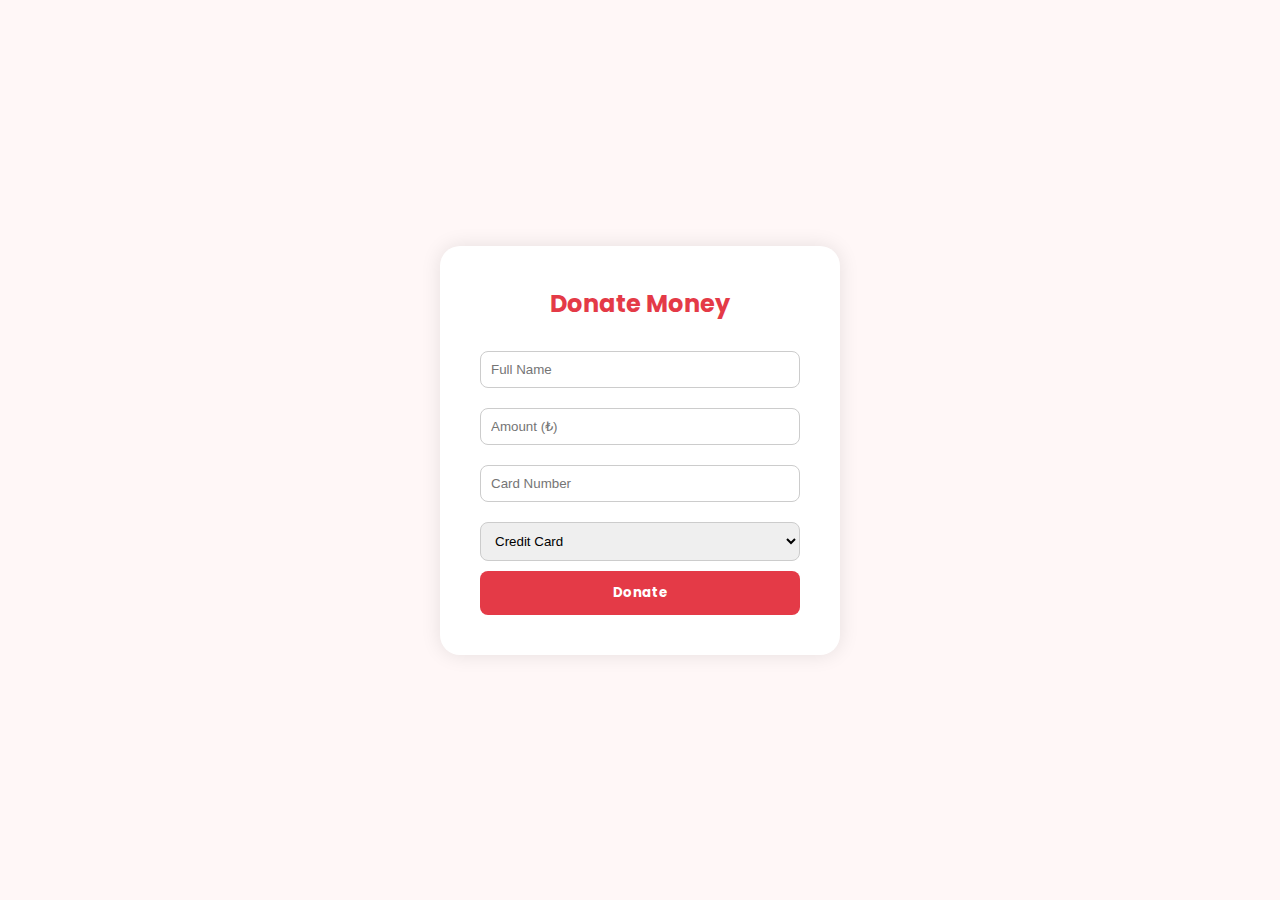
<file: blood_donation/donate-money.html>
<!DOCTYPE html>
<html lang="en">
<head>
  <meta charset="UTF-8">
  <title>Donate Money</title>
  <link rel="stylesheet" href="style.css">
  <style>
    body {
      background: #fff7f7;
      font-family: 'Poppins', sans-serif;
      display: flex;
      justify-content: center;
      align-items: center;
      height: 100vh;
      margin: 0;
    }
    .form-container {
      background: white;
      padding: 40px;
      border-radius: 20px;
      box-shadow: 0 0 20px rgba(0,0,0,0.1);
      width: 400px;
    }
    h2 { color: #e43a47; margin-bottom: 20px; text-align: center; }
    input, select {
      width: 100%;
      padding: 10px;
      margin: 10px 0;
      border-radius: 8px;
      border: 1px solid #ccc;
    }
    button {
      width: 100%;
      background: #e43a47;
      color: white;
      padding: 12px;
      border: none;
      border-radius: 8px;
      font-weight: bold;
      cursor: pointer;
    }
    button:hover { background: #c7333d; }
  </style>
</head>
<body>
  <div class="form-container">
    <h2>Donate Money</h2>
    <input type="text" id="donorName" placeholder="Full Name">
    <input type="number" id="amount" placeholder="Amount (₺)">
    <input type="text" id="cardNumber" placeholder="Card Number">
    <select id="method">
      <option value="Credit Card">Credit Card</option>
      <option value="Bank Transfer">Bank Transfer</option>
      <option value="Crypto">Crypto</option>
    </select>
    <button onclick="saveMoneyDonation()">Donate</button>
  </div>

  <script>
    function saveMoneyDonation() {
      const name = document.getElementById('donorName').value;
      const amount = document.getElementById('amount').value;
      const cardNumber = document.getElementById('cardNumber').value;
      const method = document.getElementById('method').value;

      if (!name || !amount || !cardNumber || !method) {
        alert('Please fill out all the fields.');
        return; 
      }

    
      const cardNumberRegex = /^\d{16}$/;
      if (!cardNumberRegex.test(cardNumber)) {
        alert('Please enter a valid 16-digit card number.');
        return; 
      }

      const data = { name, amount, cardNumber, method };
      localStorage.setItem('moneyDonation', JSON.stringify(data));
      alert('Thanks for your generosity!');
    }
  </script>
</body>
</html>
</file>
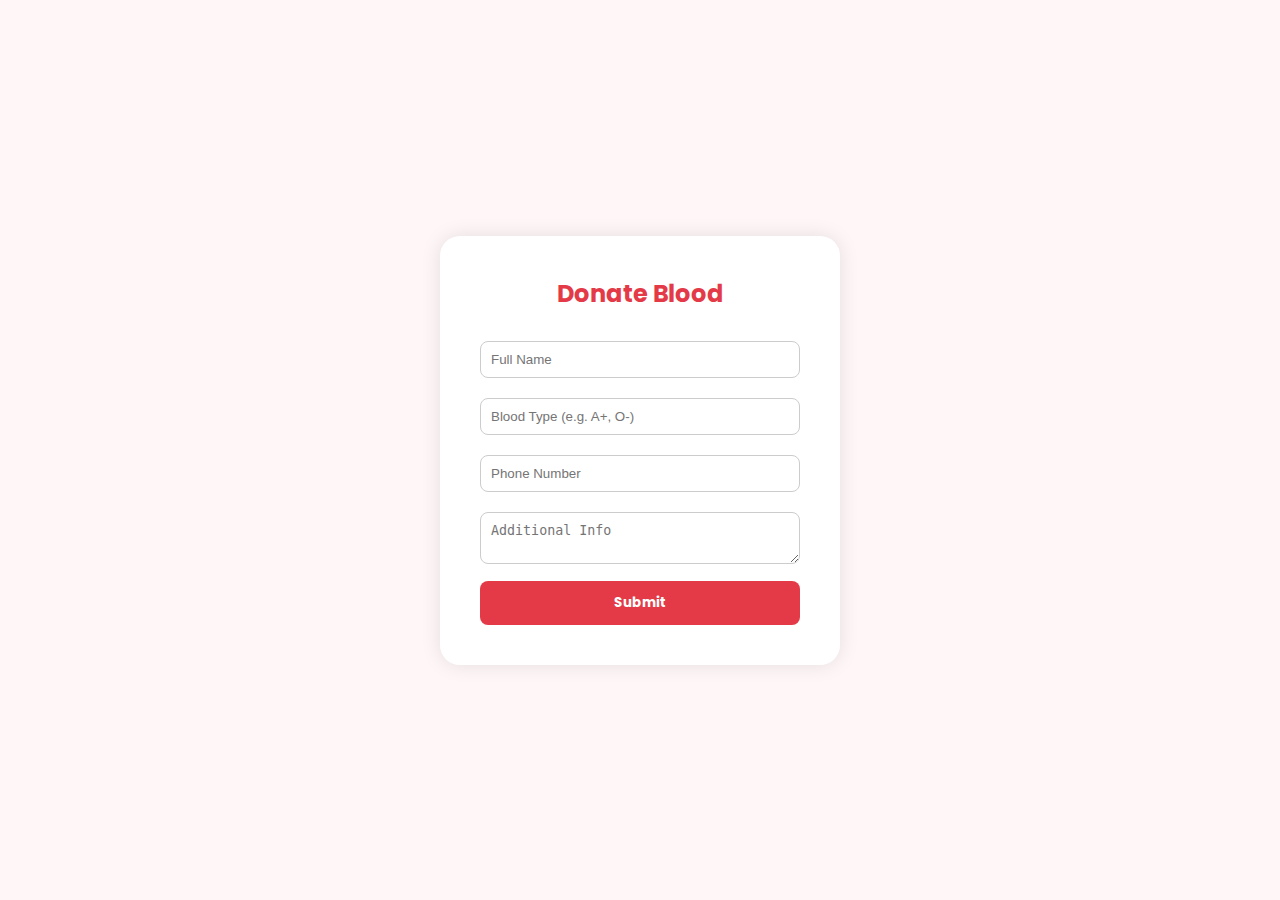
<file: blood_donation/donate.html>
<!DOCTYPE html>
<html lang="en">
<head>
  <meta charset="UTF-8">
  <title>Donate Blood</title>
  <link rel="stylesheet" href="style.css">
  <style>
    body {
      background: #fff7f7;
      font-family: 'Poppins', sans-serif;
      display: flex;
      justify-content: center;
      align-items: center;
      height: 100vh;
      margin: 0;
    }
    .form-container {
      background: white;
      padding: 40px;
      border-radius: 20px;
      box-shadow: 0 0 20px rgba(0,0,0,0.1);
      width: 400px;
    }
    h2 { color: #e43a47; margin-bottom: 20px; text-align: center; }
    input, textarea {
      width: 100%;
      padding: 10px;
      margin: 10px 0;
      border-radius: 8px;
      border: 1px solid #ccc;
    }
    button {
      width: 100%;
      background: #e43a47;
      color: white;
      padding: 12px;
      border: none;
      border-radius: 8px;
      font-weight: bold;
      cursor: pointer;
    }
    button:hover { background: #c7333d; }
  </style>
</head>
<body>
  <div class="form-container">
    <h2>Donate Blood</h2>
    <input type="text" id="name" placeholder="Full Name">
    <input type="text" id="blood" placeholder="Blood Type (e.g. A+, O-)">
    <input type="tel" id="phone" placeholder="Phone Number">
    <textarea id="message" placeholder="Additional Info"></textarea>
    <button onclick="saveBloodDonation()">Submit</button>
  </div>

  <script>
    function saveBloodDonation() {
      const name = document.getElementById('name').value;
      const blood = document.getElementById('blood').value;
      const phone = document.getElementById('phone').value;
      const message = document.getElementById('message').value;

     
      if (!name || !blood || !phone || !message) {
        alert('Please fill out all the fields.');
        return; 
      }

      const data = { name, blood, phone, message };
      localStorage.setItem('bloodDonation', JSON.stringify(data));
      alert('Thanks for your donation!');
    }
  </script>
</body>
</html>
</file>
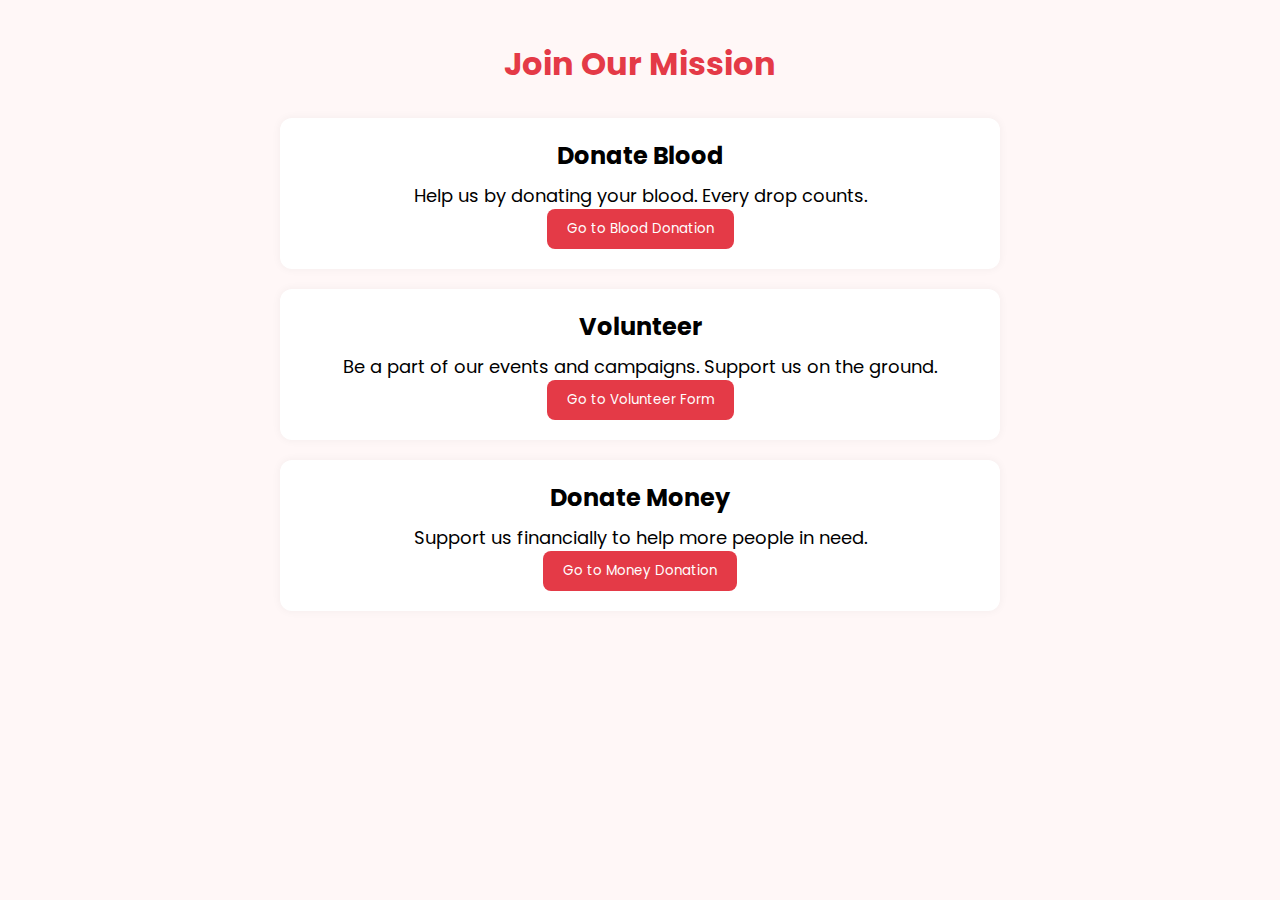
<file: blood_donation/join.html>
<!DOCTYPE html>
<html lang="en">
<head>
  <meta charset="UTF-8">
  <title>Join Us</title>
  <link rel="stylesheet" href="style.css">
  <style>
    body {
      font-family: 'Poppins', sans-serif;
      background: #fff7f7;
      margin: 0;
      padding: 0;
    }
    .container {
      max-width: 800px;
      margin: auto;
      padding: 40px;
      text-align: center;
    }
    h1 {
      color: #e43a47;
      margin-bottom: 30px;
    }
    .section {
      background: white;
      margin: 20px 0;
      padding: 20px;
      border-radius: 12px;
      box-shadow: 0 0 10px rgba(0,0,0,0.05);
    }
    .section h2 {
      margin-bottom: 10px;
    }
    button {
      background: #e43a47;
      color: white;
      padding: 10px 20px;
      border: none;
      border-radius: 8px;
      cursor: pointer;
    }
    button:hover {
      background: #c7333d;
    }
  </style>
</head>
<body>
  <div class="container">
    <h1>Join Our Mission</h1>
    <div class="section">
      <h2>Donate Blood</h2>
      <p>Help us by donating your blood. Every drop counts.</p>
      <button onclick="location.href='donate.html'">Go to Blood Donation</button>
    </div>
    <div class="section">
      <h2>Volunteer</h2>
      <p>Be a part of our events and campaigns. Support us on the ground.</p>
      <button onclick="location.href='volunteer.html'">Go to Volunteer Form</button>
    </div>
    <div class="section">
      <h2>Donate Money</h2>
      <p>Support us financially to help more people in need.</p>
      <button onclick="location.href='donate-money.html'">Go to Money Donation</button>
    </div>
  </div>
</body>
</html>
</file>
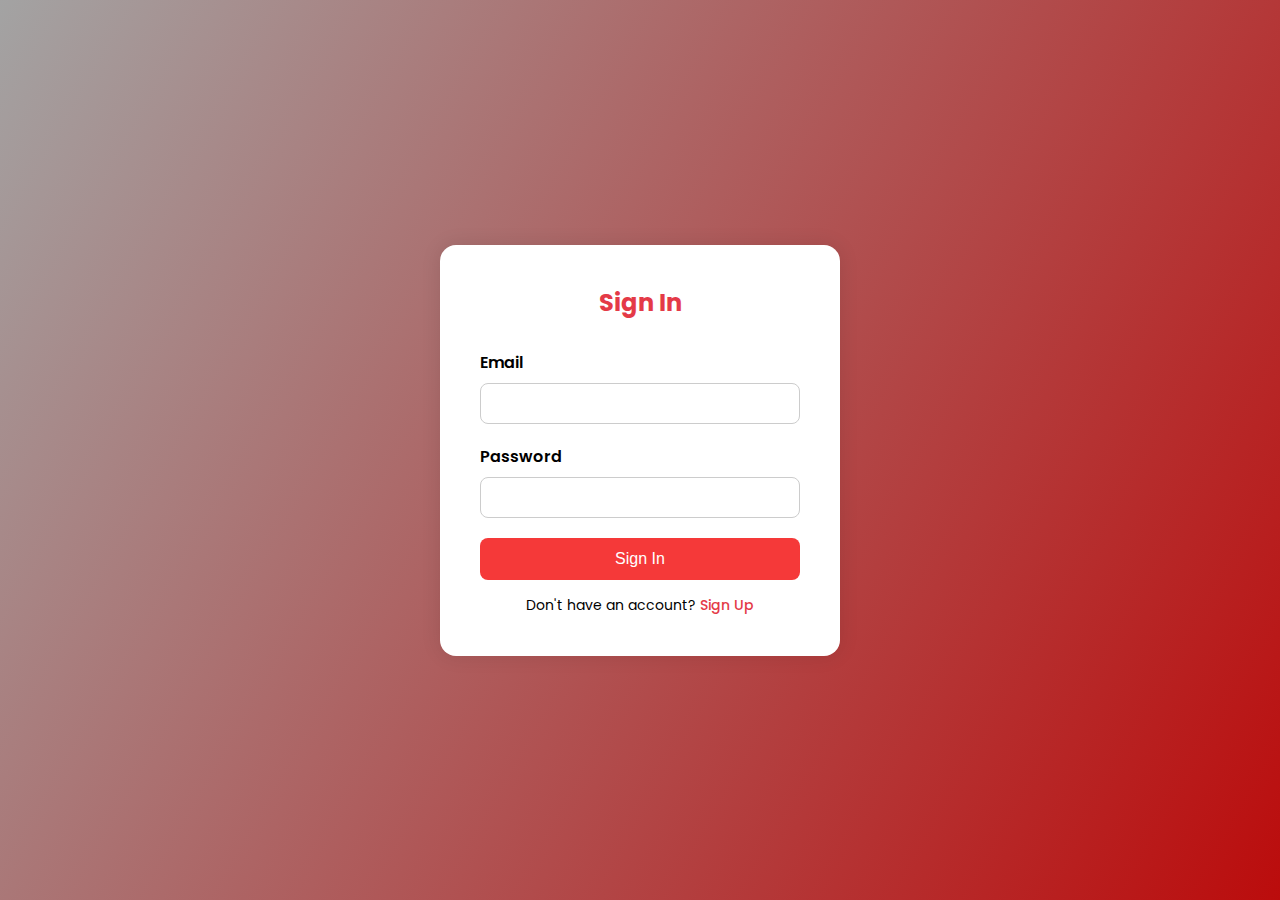
<file: blood_donation/signin.html>
<!DOCTYPE html>
<html lang="en">
  <head>
    <meta charset="UTF-8" />
    <meta name="viewport" content="width=device-width, initial-scale=1.0" />
    <title>Sign In - Be A Donor</title>
    <link href="https://fonts.googleapis.com/css2?family=Poppins:wght@300;400;600&display=swap" rel="stylesheet" />
    <style>
      * {
        margin: 0;
        padding: 0;
        box-sizing: border-box;
      }

      body {
        font-family: 'Poppins', sans-serif;
        background: linear-gradient(120deg, #a3a3a3, #bb0c0c);
        height: 100vh;
        display: flex;
        align-items: center;
        justify-content: center;
      }

      .signin-container {
        background-color: white;
        padding: 40px;
        border-radius: 16px;
        box-shadow: 0 0 20px rgba(0, 0, 0, 0.1);
        width: 100%;
        max-width: 400px;
      }

      .signin-container h2 {
        text-align: center;
        margin-bottom: 30px;
        color: #e43a47;
      }

      .form-group {
        margin-bottom: 20px;
      }

      .form-group label {
        display: block;
        margin-bottom: 8px;
        font-weight: 600;
      }

      .form-group input {
        width: 100%;
        padding: 12px;
        border: 1px solid #ccc;
        border-radius: 8px;
      }

      .signin-btn {
        width: 100%;
        padding: 12px;
        border: none;
        background-color: #f53939;
        color: white;
        font-size: 16px;
        border-radius: 8px;
        cursor: pointer;
        transition: background-color 0.3s;
      }

      .signin-btn:hover {
        background-color: #bb0c0c;
      }

      .message {
        text-align: center;
        margin-top: 15px;
        font-size: 14px;
      }

      .message a {
        color: #e43a47;
        text-decoration: none;
        font-weight: 500;
      }

      .message a:hover {
        text-decoration: underline;
      }
    </style>
  </head>
  <body>
    <div class="signin-container">
      <h2>Sign In</h2>
      <form id="signinForm">
        <div class="form-group">
          <label for="email">Email</label>
          <input type="email" id="email" required />
        </div>
        <div class="form-group">
          <label for="password">Password</label>
          <input type="password" id="password" required />
        </div>
        <button type="submit" class="signin-btn">Sign In</button>
      </form>
      <div class="message">
        Don't have an account? <a href="signup.html">Sign Up</a>
      </div>
    </div>

    <script>
      document.getElementById('signinForm').addEventListener('submit', function (e) {
        e.preventDefault();
        const email = document.getElementById('email').value;
        const password = document.getElementById('password').value;

        const userData = JSON.parse(localStorage.getItem(email));

        if (userData && userData.password === password) {
          alert('Sign-in successful!');
          window.location.href = 'index.html';
        } else {
          alert('Invalid email or password.');
        }
      });
    </script>
  </body>
</html>
</file>
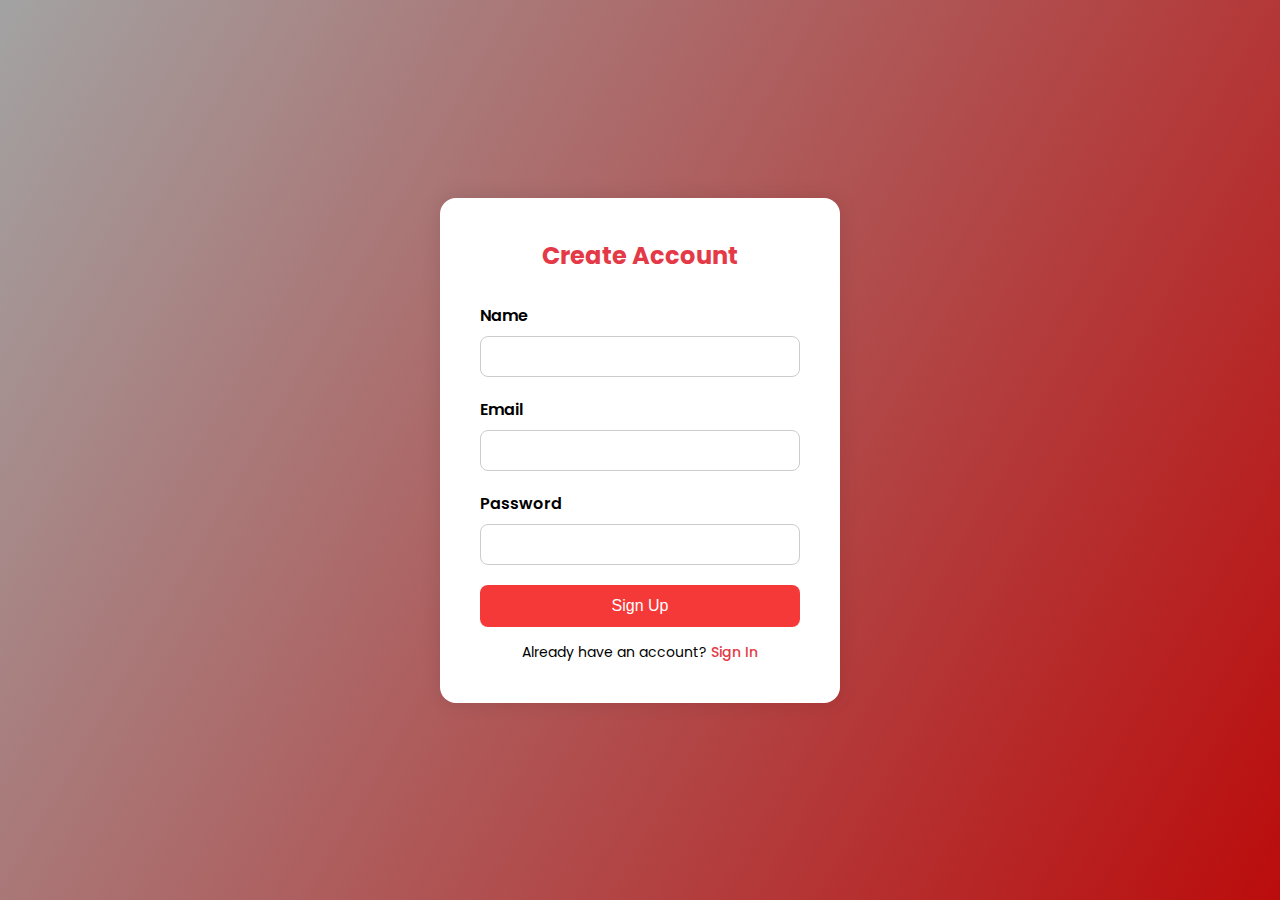
<file: blood_donation/signup.html>
<!DOCTYPE html>
<html lang="en">
  <head>
    <meta charset="UTF-8" />
    <meta name="viewport" content="width=device-width, initial-scale=1.0" />
    <title>Sign Up - Be A Donor</title>
    <link href="https://fonts.googleapis.com/css2?family=Poppins:wght@300;400;600&display=swap" rel="stylesheet" />
    <style>
      * {
        margin: 0;
        padding: 0;
        box-sizing: border-box;
      }

      body {
        font-family: 'Poppins', sans-serif;
        background: linear-gradient(120deg, #a3a3a3, #bb0c0c);
        height: 100vh;
        display: flex;
        align-items: center;
        justify-content: center;
      }

      .signup-container {
        background-color: white;
        padding: 40px;
        border-radius: 16px;
        box-shadow: 0 0 20px rgba(0, 0, 0, 0.1);
        width: 100%;
        max-width: 400px;
      }

      .signup-container h2 {
        text-align: center;
        margin-bottom: 30px;
        color: #e43a47;
      }

      .form-group {
        margin-bottom: 20px;
      }

      .form-group label {
        display: block;
        margin-bottom: 8px;
        font-weight: 600;
      }

      .form-group input {
        width: 100%;
        padding: 12px;
        border: 1px solid #ccc;
        border-radius: 8px;
      }

      .signup-btn {
        width: 100%;
        padding: 12px;
        border: none;
        background-color: #f53939;
        color: white;
        font-size: 16px;
        border-radius: 8px;
        cursor: pointer;
        transition: background-color 0.3s;
      }

      .signup-btn:hover {
        background-color: #bb0c0c;
      }

      .message {
        text-align: center;
        margin-top: 15px;
        font-size: 14px;
      }

      .message a {
        color: #e43a47;
        text-decoration: none;
        font-weight: 500;
      }

      .message a:hover {
        text-decoration: underline;
      }
    </style>
  </head>
  <body>
    <div class="signup-container">
      <h2>Create Account</h2>
      <form id="signupForm">
        <div class="form-group">
          <label for="name">Name</label>
          <input type="text" id="name" required />
        </div>
        <div class="form-group">
          <label for="email">Email</label>
          <input type="email" id="email" required />
        </div>
        <div class="form-group">
          <label for="password">Password</label>
          <input type="password" id="password" required />
        </div>
        <button type="submit" class="signup-btn">Sign Up</button>
      </form>
      <div class="message">
        Already have an account? <a href="signin.html">Sign In</a>
      </div>
    </div>

    <script>
      document.getElementById('signupForm').addEventListener('submit', function (e) {
        e.preventDefault();

        const name = document.getElementById('name').value;
        const email = document.getElementById('email').value;
        const password = document.getElementById('password').value;

        const user = {
          name,
          email,
          password
        };

        localStorage.setItem(email, JSON.stringify(user));

        alert('Account created successfully! You can now sign in.');
        window.location.href = 'signin.html';
      });
    </script>
  </body>
</html>
</file>
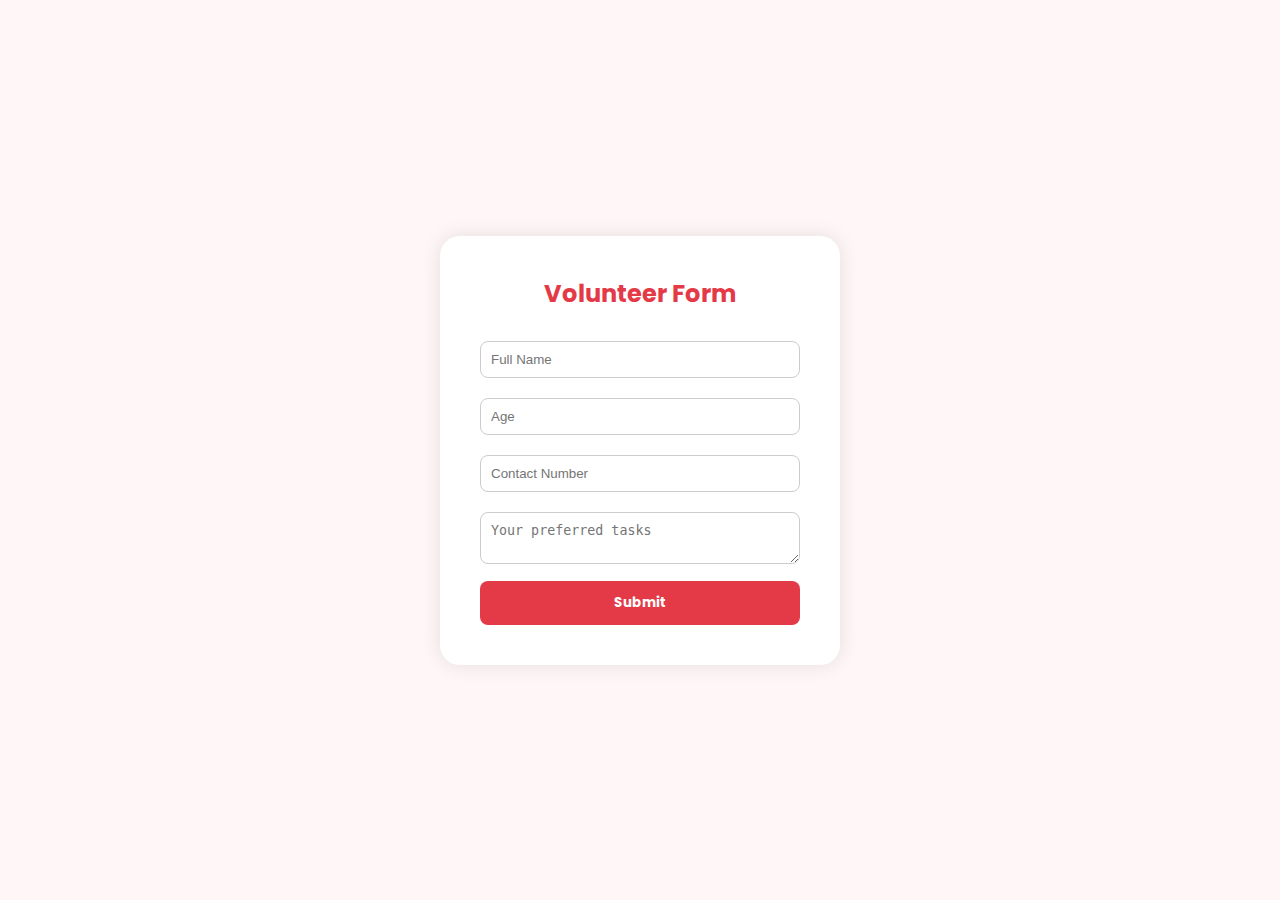
<file: blood_donation/volunteer.html>
<!DOCTYPE html>
<html lang="en">
<head>
  <meta charset="UTF-8">
  <title>Volunteer Form</title>
  <link rel="stylesheet" href="style.css">
  <style>
    body {
      background: #fff7f7;
      font-family: 'Poppins', sans-serif;
      display: flex;
      justify-content: center;
      align-items: center;
      height: 100vh;
      margin: 0;
    }
    .form-container {
      background: white;
      padding: 40px;
      border-radius: 20px;
      box-shadow: 0 0 20px rgba(0,0,0,0.1);
      width: 400px;
    }
    h2 { color: #e43a47; margin-bottom: 20px; text-align: center; }
    input, textarea {
      width: 100%;
      padding: 10px;
      margin: 10px 0;
      border-radius: 8px;
      border: 1px solid #ccc;
    }
    button {
      width: 100%;
      background: #e43a47;
      color: white;
      padding: 12px;
      border: none;
      border-radius: 8px;
      font-weight: bold;
      cursor: pointer;
    }
    button:hover { background: #c7333d; }
  </style>
</head>
<body>
  <div class="form-container">
    <h2>Volunteer Form</h2>
    <input type="text" id="vname" placeholder="Full Name">
    <input type="number" id="age" placeholder="Age">
    <input type="text" id="vcontact" placeholder="Contact Number">
    <textarea id="interest" placeholder="Your preferred tasks"></textarea>
    <button onclick="saveVolunteer()">Submit</button>
  </div>

  <script>
    function saveVolunteer() {
      const name = document.getElementById('vname').value;
      const age = document.getElementById('age').value;
      const contact = document.getElementById('vcontact').value;
      const interest = document.getElementById('interest').value;

  
      if (!name || !age || !contact || !interest) {
        alert('Please fill out all the fields.');
        return; 
      }

      
      if (age < 18 || age > 100) {
        alert('Please enter a valid age (between 18 and 100).');
        return; 
      }

      
      const contactRegex = /^\d{10}$/;
      if (!contactRegex.test(contact)) {
        alert('Please enter a valid contact number (10 digits).');
        return; 
      }

      const data = { name, age, contact, interest };
      localStorage.setItem('volunteerForm', JSON.stringify(data));
      alert('Thanks for volunteering!');
    }
  </script>
</body>
</html>
</file>
<file: blood_donation/style.css>
@import url('https://fonts.googleapis.com/css2?family=Poppins:wght@200;300;400;500;600;700;800;900&display=swap');


:root {
    --themeRed: #e43a47;
    --gray: #efefef;
}

html{
    scroll-behavior: smooth;
}

button, body{
    font-family: "Poppins", sans-serif;
}

* {
    margin: 0;
    padding: 0;
    box-sizing: border-box;
}

p{
    font-size: 14px;
    line-height: 26px
}

.fullContainer {
    width: 100%;
}
.container {
    width: 1140px;
    margin: auto;
}

.container p{
    font-size: 18px;
}

.sectionTitle{
    width: 300px;
    border-bottom: 3px solid var(--themeRed);
    text-align: center;
    font-size: 2rem;
    font-weight: 200;
    margin: 0 auto 50px;
    position: relative;
    padding: 10px 0;
    text-transform: uppercase;
}

.sectionTitle::after{
    display: inline-block;
    content: "";
    height: 15px;
    width: 15px;
    background-color: var(--themeRed);
    position: absolute;
    left: calc(50% - 10px);
    top: calc(75% - 7px);
    transform: rotate(45deg) translate(50%, 50%);
    border: 3px solid #fff;
}

section{
    padding: 100px 0;
    position: relative;
}

header{
    width: 100%;
    background-color: rgba(0, 0, 0, 0.6);
    position: fixed;
    z-index: 2;
}

header .container {
    display: flex;
    justify-content: space-between;
}

header .container .logo{
    padding: 15px 0;
    height: 75px;
}

header .container .logo img{
    height: 100%;
    width: auto;
}

header nav ul{
    list-style-type: none;
}
header nav ul li{
    display: inline-block;
}

header nav ul li a{
    display: inline-block;
    height: 75px;
    line-height: 75px;
    padding: 0 15px;
    text-decoration: none;
    text-transform: capitalize;
    font-size: 16px;
    color: #fff;
    transition: 0.3s;
}

header nav ul li a:hover{
    background-color: var(--themeRed);
}

.container button:hover{
    background-color: #181818;
    cursor: pointer;
    transition: 0.3s;
}

.banner{
    min-height: 100vh;
    width: 100%;
    background-image: url("images/banner.jpg");
    background-size: cover;
    background-attachment: fixed;
}

.banner h1{
    margin-top: 230px;
    display: inline-block;
    font-size: 3.5rem;
    color: #fff;
    text-shadow: 0 0 2px #000;
    width: 50%;
    line-height: 4.2rem;
    font-weight: 100;
}

.banner h1 span{
    background-color: var(--themeRed);
    display: inline-block;
    line-height: 3.5rem;
    padding: 0 15px;
    font-weight: 600;
    border-radius: 5px;
}

.banner p{
    color: #fff;
    width: 50%;
    text-shadow: 0 0 2px #000;
    margin-top: 10px;
}

.banner button{
    background-color: var(--themeRed);
    border: 0;
    outline: none;
    color: #fff;
    padding: 10px 15px;
    margin-top: 20px;
    font-size: 13px ;
    border-radius: 3px;
    font-weight: 600;
}

.fullContainer .container .history {
    font-size: 18px;
    color: #424242;
}

.fullContainer .container .quote {
    font-style: italic;
    font-size: 18px;
    color: #424242;
}

  

#aboutSection .cards {
    display: flex;
    flex-wrap: wrap;
    justify-content: space-between;
    margin-top: 50px;
    position: relative;
    height: 245px;
}

#aboutSection .cards > div{
    width: 350px;
    background-color: var(--gray);
    padding: 35px;
    color:  #444;
    text-align: center;
    border-radius: 5px;
    height: 215px;
    border: 1px solid #ccc;
    transition: 0.4s;
}

#aboutSection .cards > div:hover{
    width: 400px;
    margin-top: -20px;
    border-color: var(--themeRed);
    padding: 55px;
    height: auto;
}

#aboutSection .cards > div .title{
    font-size: 18px;
    font-weight: 600;
    text-transform: uppercase;
}

#aboutSection .cards > div p{
    font-size: 14px;
    margin-top: 15px;
}

#aboutSection .cards > div button{
    border: 1px solid var(--themeRed);
    outline: none;
    padding: 7px 15px;
    margin-top: 15px;
    font-size: 12px;
    border-radius: 3px;
    cursor: pointer;
    transition: 0.3s;
}

#aboutSection .cards > div:hover button{
    background-color: var(--themeRed);
    color: #fff;
}

.gallery .galleryContainer{
    column-count: 4;
    column-gap: 20px
}

.gallery .galleryContainer .item{
    position: relative;
    margin-bottom: 20px;
    overflow: hidden;
}

.gallery .galleryContainer img{
    width: 100%;
    display: block;
    transition: 0.4s;
}

.gallery .galleryContainer .title{
    position: absolute;
    background-color: var(--gray);
    padding: 5px;
    margin: 5px;
    border-radius: 5px;
    font-size: 13px;
    font-weight: bold;
    opacity: 0;
    z-index: 1;
    transition: 0.4s;
}

.gallery .galleryContainer .item:hover .title{
    opacity: 1;
}

.gallery .galleryContainer .item:hover img{
    transform: scale(1.2);
}

.join{
    color: #fff;
}

.join .joinTitle{
    font-size: 40px;
    font-weight: 100;
}

.join .joinTitle span{
    font-weight: 800;
}

.join button{
    padding: 7px 15px;
    margin-top: 20px;
    border: 0;
    outline: none;
    font-weight: 600;
    font-size: 16px;
}

.join button.joinNow{
    margin-right: 10px;
    background-color: #424242;
    color: #fff;
    border-radius: 8%;
}

.join button.joinNow:hover{
   background-color: var(--themeRed);
   cursor: pointer;
   transition: 0.3s;
    
}

.join button.donateBtn{
    background-color: #424242;
    color: #fff;
    border-radius: 8%;
}

.join button.donateBtn:hover{
    background-color: var(--themeRed);
    cursor: pointer;
    transition: 0.3s;
}

footer{
    background-color: #181818;
    color: #7f7f7f;
    padding: 50px 0;
    font-size: 14px; 
}

footer .container{
    display: grid;
    grid-template-columns: 1fr 1fr 1fr 1fr;
    grid-gap: 50px;
}

footer .title{
    font-size: 20px;
    font-weight: 600;
    text-transform: uppercase;
    border-bottom: 2px solid;
    margin-bottom: 30px;
    padding: 0 0 5px 0;
}

footer p{
    margin-bottom: 10px;
}

footer .linkContainer ul{
    list-style-type: none;
}

footer .linkContainer ul li a{
    text-decoration: none;
    color: #7f7f7f;
    margin-bottom: 10px;
    display: inline-block;
}

footer .newsLetterContainer img{
    height: 40px;
    margin-bottom: 11px;
}

footer .newsLetterContainer input{
    background-color: transparent;
    border: 1px solid #7f7f7f;
    outline: none;
    padding: 10px 15px;
    width: 100%;
    margin-top: 10px;
    color: #ccc;
    border-radius: 30px;
}

/* Responsive*/

@media screen and (max-width:1140px) {
    .container{
        width: 100%;
        padding: 0 15px;
    }

    
}

@media screen and (max-width:1080px) {
    .banner h1{
        margin-top: 200px;
    }
    #aboutSection .cards{
        justify-content: space-around;
        height: auto;
    }
    #aboutSection .cards > div{
        margin: 10px 0;
    }
}

@media screen and (max-width:1024px) {
    .banner{
        background-position-x: 45%;
    }
    .banner h1{
        font-size: 2.5rem;
    }
    
}

@media screen and (max-width:768px) {
    header nav{
        position: relative;
        border: 2px solid #fff;
        height: 30px;
        width: 30px;
        margin-top: 20px;
        border-radius: 5px;
    }

    header nav:after{
        top: 17px;
    }

    header nav::before{
        top: 7px;
    }

    header nav::after, header nav::before{
        content: "";
        height: 2px;
        width: 17px;
        background-color: #fff;
        display: block;
        position: absolute;
        left: 5px;
    }

    header nav ul{
        position: absolute;
        right: -400px;
        top: 53px;
        transition: 0.5s;
    }

    header nav:hover ul{
        right: 0;
    }

    header nav ul li{
        display: block;
    }

    header nav ul li a{
        width: 300px;
        background-color: rgba(0, 0, 0, 0.6);
    }

    .banner{
        background-position-x: 65%;
    }

    .banner{
        font-size: 14px;
    }

    .banner p,
    .banner h1{
        width: 70%;
    }

    #aboutSection .cards > div:hover{
        width: 350px;
    }

    .gallery .galleryContainer{
        column-count: 2;
    }
}

@media screen and (max-width:425px) {
    .banner h1{
        margin-top: 150px;
        font-size: 2rem;
        line-height: 3rem;
    }

    .banner button{
        margin-bottom: 10px;
    }

    #aboutSection p{
        text-align: justify;
    }

    #aboutSection .cards > div:hover{
        width: 400px;
        margin-top: 10px;
        padding: 35px;
    }

    .gallery .galleryContainer{
        column-count: 1;
    }

    footer .container{
        grid-template-columns: 1fr;
    }
}
/* Responsive*/
</file>
